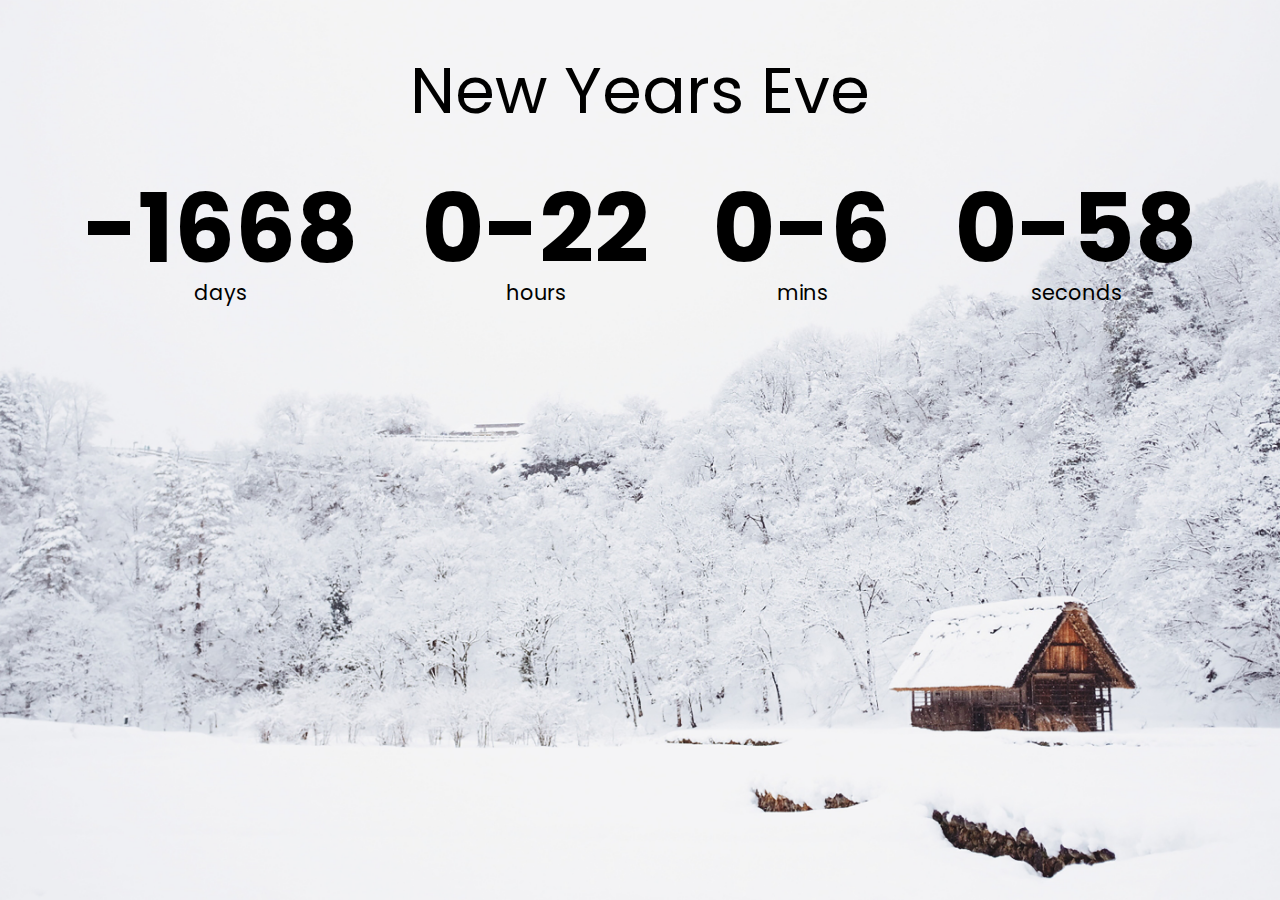
<file: countdown-timer/index.html>
<!DOCTYPE html>
<html lang="en">
  <head>
    <meta charset="UTF-8" />
    <meta http-equiv="X-UA-Compatible" content="IE=edge" />
    <meta name="viewport" content="width=device-width, initial-scale=1.0" />
    <link rel="stylesheet" href="style.css" />
    <script src="script.js" defer></script>
    <title>Countdown Timer</title>
  </head>
  <body>
    <h1>New Years Eve</h1>
    <div class="countdown-container">
      <div class="countdown-el days-c">
        <p class="big-text" id="#days">0</p>
        <span>days</span>
      </div>
      <div class="countdown-el hours-c">
        <p class="big-text" id="#hours">0</p>
        <span>hours</span>
      </div>
      <div class="countdown-el mins-c">
        <p class="big-text" id="#mins">0</p>
        <span>mins</span>
      </div>
      <div class="countdown-el seconds-c">
        <p class="big-text" id="#seconds">0</p>
        <span>seconds</span>
      </div>
    </div>
  </body>
</html>
</file>
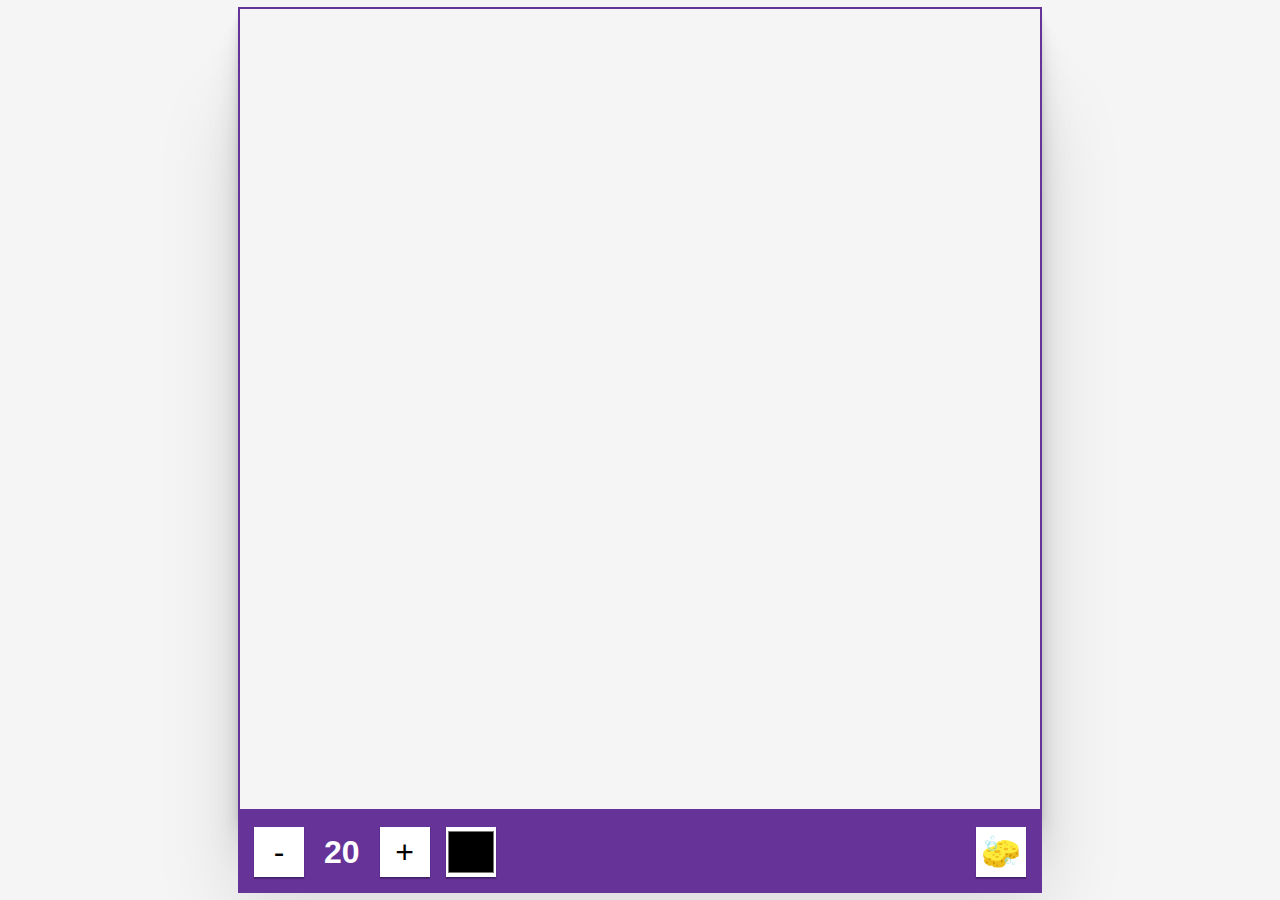
<file: drawing-app/index.html>
<!DOCTYPE html>
<html lang="en">
  <head>
    <meta charset="UTF-8" />
    <meta name="viewport" content="width=device-width, initial-scale=1.0" />
    <title>Abode Photoszrot</title>
    <link rel="stylesheet" href="style.css" />
    <script src="script.js" defer></script>
  </head>
  <body>
    <canvas id="canvas" width="800" height="800"></canvas>
    <div class="toolbox">
      <button id="decrease">-</button>
      <h1 class="size-indicator" id="size-indicator"></h1>
      <button id="increase">+</button>
      <button id="clear">🧽</button>
      <form>
        <input type="color" id="color" />
      </form>
    </div>
  </body>
</html>
</file>
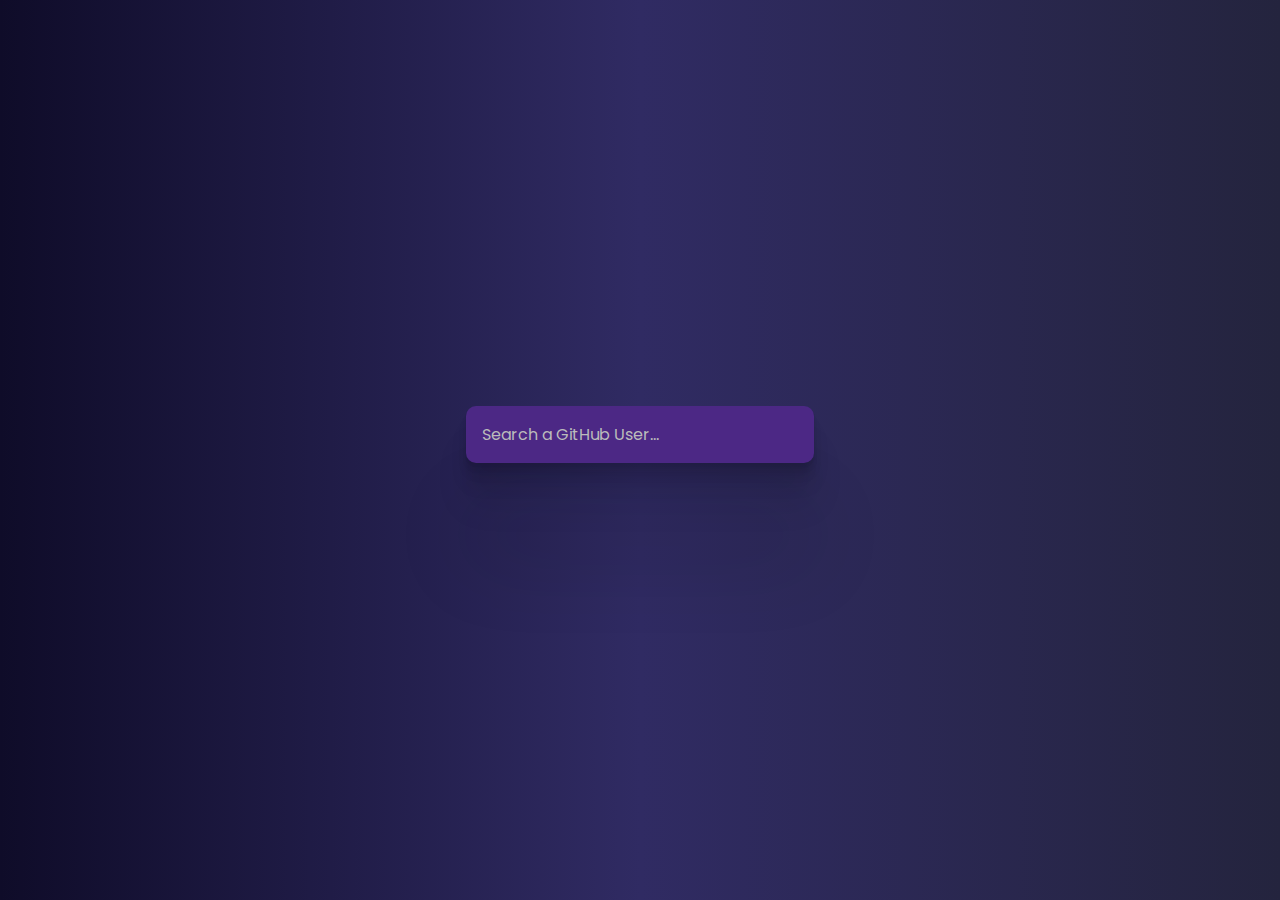
<file: github-profiles/index.html>
<!DOCTYPE html>
<html lang="en">
  <head>
    <meta charset="UTF-8" />
    <meta name="viewport" content="width=device-width, initial-scale=1.0" />
    <title>GitHub Profiles</title>
    <link rel="stylesheet" href="style.css" />
    <script src="script.js" defer></script>
  </head>
  <body>
    <form id="form">
      <input type="text" id="search" placeholder="Search a GitHub User..." />
    </form>
    <main id="main"></main>
  </body>
</html>
</file>
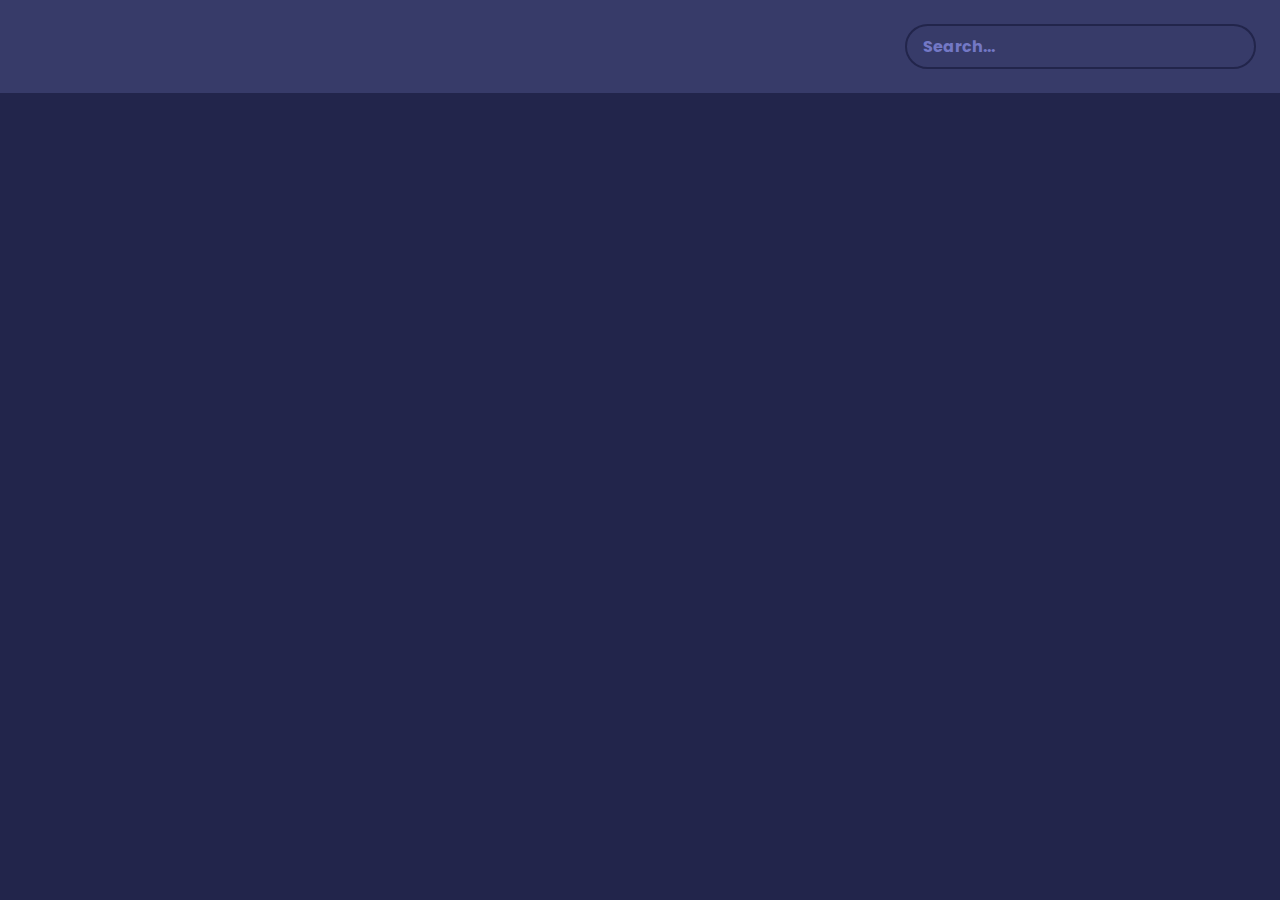
<file: movie-app/index.html>
<!DOCTYPE html>
<html lang="en">
  <head>
    <meta charset="UTF-8" />
    <meta name="viewport" content="width=device-width, initial-scale=1.0" />
    <title>Movie App</title>
    <link rel="stylesheet" href="style.css" />
    <script src="script.js" defer></script>
  </head>
  <body>
    <header>
      <form id="form">
        <input type="text" id="search" placeholder="Search..." class="search" />
      </form>
    </header>
    <main id="main"></main>
  </body>
</html>
</file>
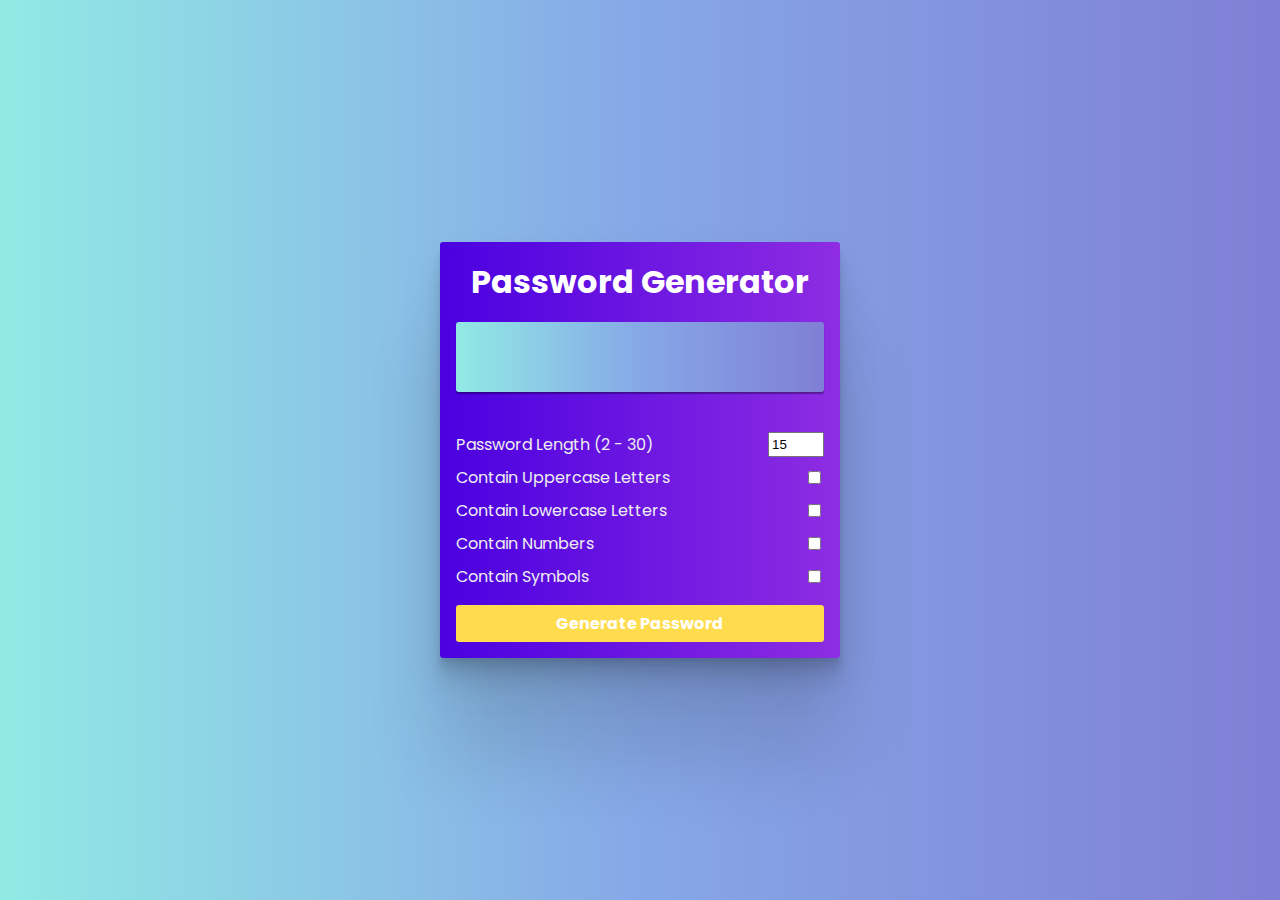
<file: password-generator/index.html>
<!DOCTYPE html>
<html lang="en">
  <head>
    <meta charset="UTF-8" />
    <meta name="viewport" content="width=device-width, initial-scale=1.0" />
    <title>Password Generator</title>
    <link rel="stylesheet" href="style.css" />
    <script src="script.js" defer></script>
  </head>
  <body>
    <div class="pw-container">
      <h1>Password Generator</h1>
      <div class="pw-header">
        <div class="pw">
          <span id="pw"></span>
          <button id="copy">Copy to clipboard</button>
        </div>
      </div>
      <div class="pw-body">
        <div class="form-control">
          <label for="len">Password Length (2 - 30)</label>
          <input id="len" type="number" min="2" max="30" value="15" />
        </div>
        <div class="form-control">
          <label for="upper">Contain Uppercase Letters</label
          ><input id="upper" type="checkbox" />
        </div>
        <div class="form-control">
          <label for="lower">Contain Lowercase Letters</label
          ><input id="lower" type="checkbox" />
        </div>
        <div class="form-control">
          <label for="number">Contain Numbers</label
          ><input id="number" type="checkbox" />
        </div>
        <div class="form-control">
          <label for="symbol">Contain Symbols</label
          ><input id="symbol" type="checkbox" />
        </div>
        <button class="generate" id="generate">Generate Password</button>
      </div>
    </div>
  </body>
</html>
</file>
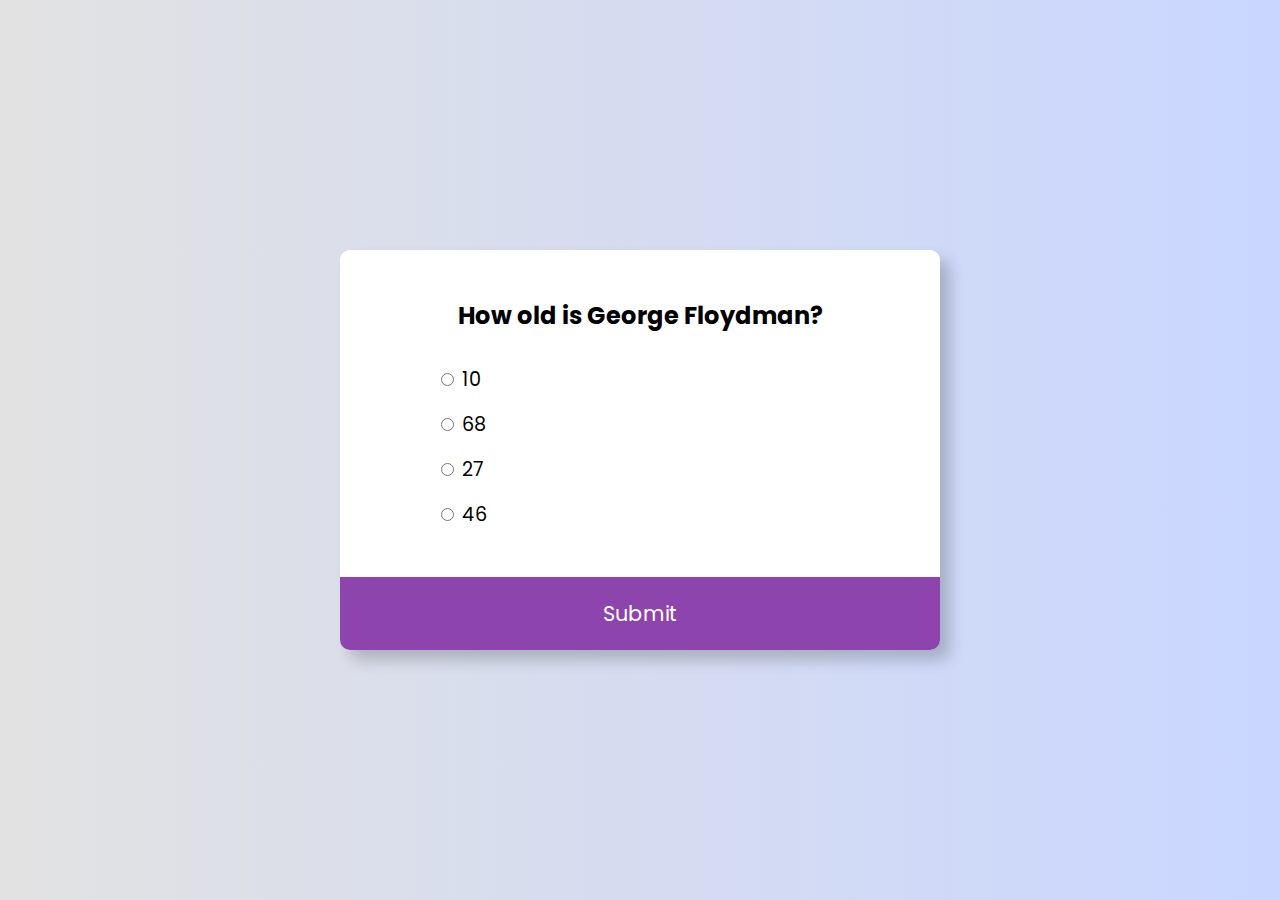
<file: quiz-app/index.html>
<!DOCTYPE html>
<html lang="en">
  <head>
    <meta charset="UTF-8" />
    <meta http-equiv="X-UA-Compatible" content="IE=edge" />
    <meta name="viewport" content="width=device-width, initial-scale=1.0" />
    <link rel="stylesheet" href="style.css" />
    <script src="script.js" defer></script>
    <title>Quizz App</title>
  </head>
  <body>
    <div class="quiz-container" id="quiz">
      <div class="quiz-header">
        <h2 id="question">Question text</h2>
        <ul>
          <li>
            <input type="radio" id="a" name="answer" class="answer" />
            <label for="a" id="a_text"></label>
          </li>
          <li>
            <input type="radio" id="b" name="answer" class="answer" />
            <label for="b" id="b_text"></label>
          </li>
          <li>
            <input type="radio" id="c" name="answer" class="answer" />
            <label for="c" id="c_text"></label>
          </li>
          <li>
            <input type="radio" id="d" name="answer" class="answer" />
            <label for="d" id="d_text"></label>
          </li>
        </ul>
      </div>
      <button id="submit">Submit</button>
    </div>
  </body>
</html>
</file>
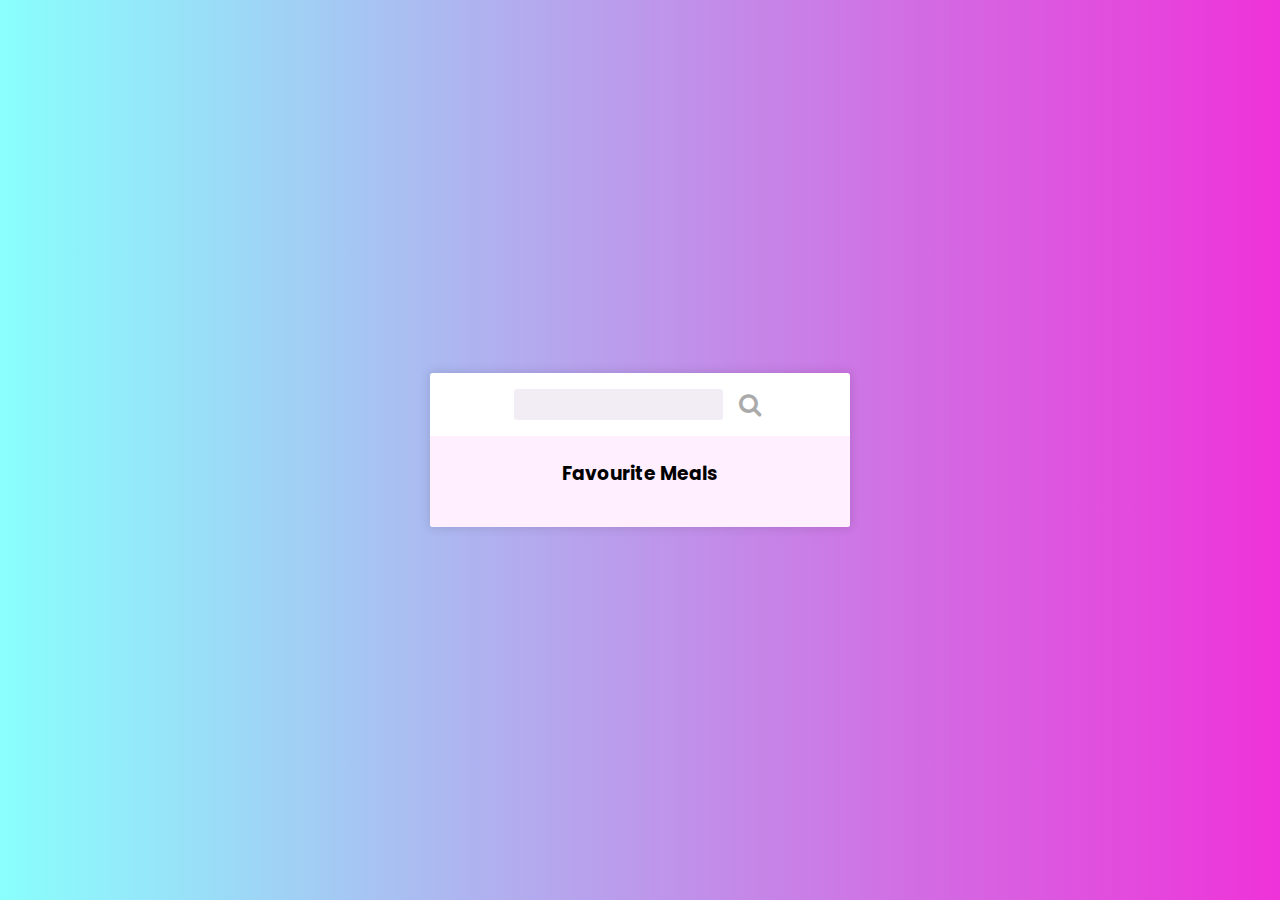
<file: recipe-app/index.html>
<!DOCTYPE html>
<html lang="en">
  <head>
    <meta charset="UTF-8" />
    <meta http-equiv="X-UA-Compatible" content="IE=edge" />
    <meta name="viewport" content="width=device-width, initial-scale=1.0" />
    <link rel="stylesheet" href="style.css" />
    <script src="script.js" defer></script>
    <link
      rel="stylesheet"
      href="https://cdnjs.cloudflare.com/ajax/libs/font-awesome/4.7.0/css/font-awesome.min.css"
    />
    <title>Recipes App</title>
  </head>
  <body>
    <div class="mobile-container">
      <header>
        <input type="text" id="search-term" />
        <button id="search">
          <i class="fa fa-search" aria-hidden="true"></i>
        </button>
      </header>
      <div class="fav-container">
        <h3>Favourite Meals</h3>
        <ul class="fav-meals" id="fav-meals"></ul>
      </div>
      <div class="meals" id="meals"></div>
    </div>
    <div class="popup-container hidden" id="meal-popup">
      <div class="popup">
        <button id="close-popup" class="close-popup">
          <i class="fa fa-times"></i>
        </button>
        <div class="meal-info" id="meal-info"></div>
      </div>
    </div>
  </body>
</html>
</file>
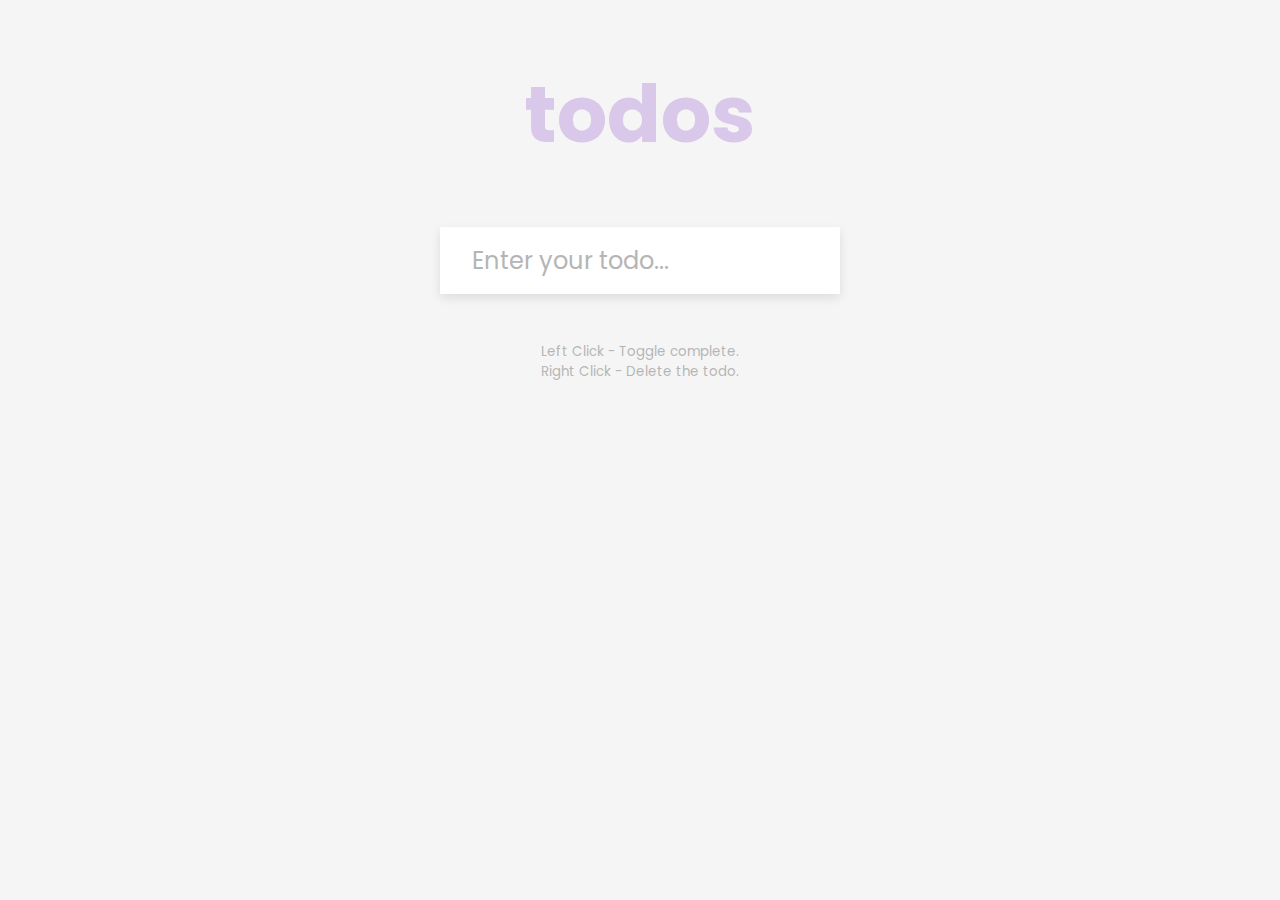
<file: todo-app/index.html>
<!DOCTYPE html>
<html lang="en">
  <head>
    <meta charset="UTF-8" />
    <meta name="viewport" content="width=device-width, initial-scale=1.0" />
    <title>To Do App</title>
    <link rel="stylesheet" href="style.css" />
    <script src="script.js" defer></script>
  </head>
  <body>
    <h1>todos</h1>
    <form id="form">
      <input
        type="text"
        id="input"
        class="input"
        placeholder="Enter your todo..."
        autocomplete="off"
      />
      <ul class="todos" id="todos"></ul>
    </form>
    <small
      >Left Click - Toggle complete. <br />
      Right Click - Delete the todo.</small
    >
  </body>
</html>
</file>
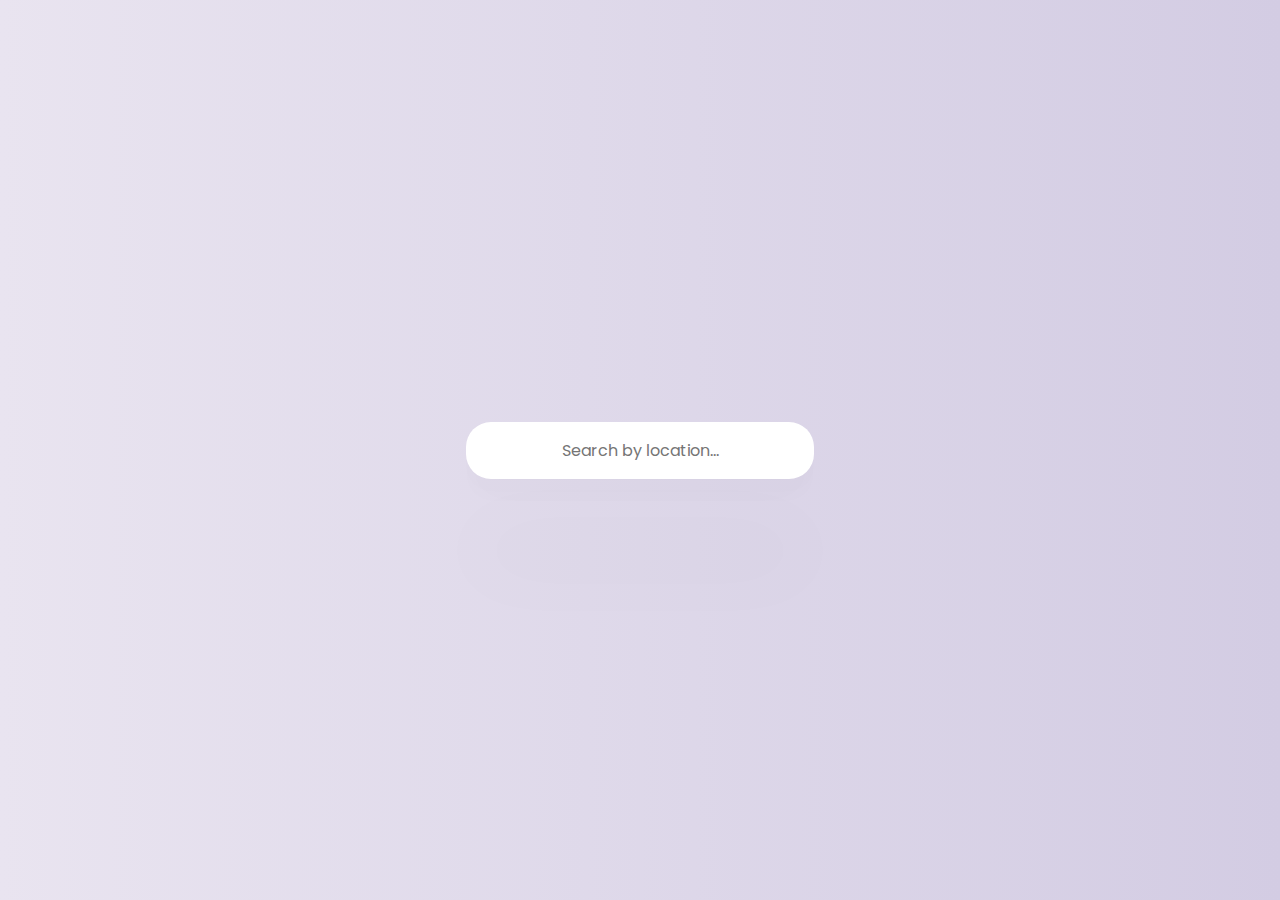
<file: weather-app/index.html>
<!DOCTYPE html>
<html lang="en">
  <head>
    <meta charset="UTF-8" />
    <meta name="viewport" content="width=device-width, initial-scale=1.0" />
    <title>Weather App</title>
    <link rel="stylesheet" href="style.css" />
    <script src="script.js" defer></script>
  </head>
  <body>
    <form id="form">
      <input
        autocomplete="off"
        type="text"
        id="search"
        placeholder="Search by location..."
      />
    </form>
    <main id="main"></main>
  </body>
</html>
</file>
<file: countdown-timer/style.css>
@import url("https://fonts.googleapis.com/css2?family=Poppins:wght@200;400;600&display=swap");

* {
  box-sizing: border-box;
}

body {
  background-image: url("./snow.jpg");
  min-height: 100vh;
  background-size: cover;
  display: flex;
  flex-direction: column;
  align-items: center;
  justify-content: start;
  background-position: center center;
  font-family: "Poppins", sans-serif;
  margin: 0;
}

h1 {
  font-size: 4rem;
  text-align: center;
  font-weight: normal;
}

.big-text {
  font-weight: bold;
  font-size: 6rem;
  line-height: 1;
  text-align: center;
  margin: 0 2rem;
}

.countdown-container {
  display: flex;
  text-align: center;
  flex-wrap: wrap;
  align-items: center;
  justify-content: center;
}

.countdown-el {
  text-align: center;
}

.countdown-el span {
  font-size: 1.3rem;
}
</file>
<file: drawing-app/style.css>
@import url("https://fonts.googleapis.com/css2?family=Poppins:wght@200;400;600&display=swap");

* {
  box-sizing: border-box;
}

body {
  background-color: #f5f5f5;
  display: flex;
  align-items: center;
  justify-content: center;
  font-family: "Poppins", sans-serif;
  margin: 0;
  min-height: 100vh;
  flex-direction: column;
}

canvas {
  border: 2px solid rebeccapurple;
  box-shadow: 0 2.8px 2.2px rgba(0, 0, 0, 0.034),
    0 6.7px 5.3px rgba(0, 0, 0, 0.048), 0 12.5px 10px rgba(0, 0, 0, 0.06),
    0 22.3px 17.9px rgba(0, 0, 0, 0.072), 0 41.8px 33.4px rgba(0, 0, 0, 0.086),
    0 100px 80px rgba(0, 0, 0, 0.12);
}

.toolbox {
  width: 804px;
  background-color: rebeccapurple;
  padding: 1rem;
  position: relative;
}

.toolbox button,
.toolbox form input {
  border: none;
  background-color: #fff;
  border: none;
  padding: 0.25rem;
  font-size: 2rem;
  box-shadow: 0 1.8px 1.2px rgba(0, 0, 0, 0.034),
    0 1.7px 1.3px rgba(0, 0, 0, 0.048), 0 1.5px 0.2px rgba(0, 0, 0, 0.06),
    0 1.3px 1.9px rgba(0, 0, 0, 0.072), 0 1.8px 0.4px rgba(0, 0, 0, 0.086),
    0 1.2px 1.2px rgba(0, 0, 0, 0.12);
  width: 50px;
  height: 50px;
}

#clear {
  position: absolute;
  right: 1rem;
}

.toolbox form {
  display: inline-block;
  margin: 0 1rem;
  position: absolute;
}

.toolbox form input {
  padding: 0;
}

.size-indicator {
  display: inline-block;
  margin: 0;
  margin: 0 1rem;
  font-size: 2rem;
  color: #fff;
  font-family: -apple-system, BlinkMacSystemFont, "Segoe UI", Roboto, Oxygen,
    Ubuntu, Cantarell, "Open Sans", "Helvetica Neue", sans-serif;
}
</file>
<file: github-profiles/style.css>
@import url("https://fonts.googleapis.com/css2?family=Poppins:wght@200;400;600&display=swap");

* {
  box-sizing: border-box;
}

body {
  background: #0f0c29; /* fallback for old browsers */
  background: -webkit-linear-gradient(
    to left,
    #24243e,
    #302b63,
    #0f0c29
  ); /* Chrome 10-25, Safari 5.1-6 */
  background: linear-gradient(
    to left,
    #24243e,
    #302b63,
    #0f0c29
  ); /* W3C, IE 10+/ Edge, Firefox 16+, Chrome 26+, Opera 12+, Safari 7+ */

  display: flex;
  align-items: center;
  justify-content: center;
  flex-direction: column;
  min-height: 100vh;
  font-family: "Poppins", sans-serif;
  margin: 0;
}

input {
  background-color: #4c2885;
  border-radius: 10px;
  padding: 1rem;
  color: #fff;
  box-shadow: 0 2.8px 2.2px rgba(0, 0, 0, 0.034),
    0 6.7px 5.3px rgba(0, 0, 0, 0.048), 0 12.5px 10px rgba(0, 0, 0, 0.06),
    0 22.3px 17.9px rgba(0, 0, 0, 0.072), 0 41.8px 33.4px rgba(0, 0, 0, 0.086),
    0 100px 80px rgba(0, 0, 0, 0.12);
  border: none;
  font-family: inherit;
  font-size: 1rem;
  padding: 1rem;
  margin-bottom: 2rem;
}

input::placeholder {
  color: #bbb;
}
input:focus {
  outline: none;
}

.card {
  background: #ff00cc; /* fallback for old browsers */
  background: -webkit-linear-gradient(
    to right,
    #333399,
    #ff00cc
  ); /* Chrome 10-25, Safari 5.1-6 */
  background: linear-gradient(
    to right,
    #333399,
    #ff00cc
  ); /* W3C, IE 10+/ Edge, Firefox 16+, Chrome 26+, Opera 12+, Safari 7+ */

  display: flex;
  padding: 3rem;
  border-radius: 20px;
  box-shadow: 0 2.8px 2.2px rgba(0, 0, 0, 0.034),
    0 6.7px 5.3px rgba(0, 0, 0, 0.048), 0 12.5px 10px rgba(0, 0, 0, 0.06),
    0 22.3px 17.9px rgba(0, 0, 0, 0.072), 0 41.8px 33.4px rgba(0, 0, 0, 0.086),
    0 100px 80px rgba(0, 0, 0, 0.12);
  max-width: 800px;
}

.avatar {
  height: 150px;
  border-radius: 50%;
  border: 5px solid #24243e;
  width: 150px;
  box-shadow: 0 2.8px 2.2px rgba(0, 0, 0, 0.034),
    0 6.7px 5.3px rgba(0, 0, 0, 0.048), 0 12.5px 10px rgba(0, 0, 0, 0.06),
    0 22.3px 17.9px rgba(0, 0, 0, 0.072), 0 41.8px 33.4px rgba(0, 0, 0, 0.086),
    0 100px 80px rgba(0, 0, 0, 0.12);
}

.user-info {
  margin-left: 2rem;
  color: #fff;
}

.user-info h2 {
  margin-top: 0;
}

.user-info ul {
  display: flex;
  flex-direction: row;
  justify-content: space-between;
  padding: 0;
  max-width: 400px;
  list-style-type: none;
  color: #fff;
}

.user-info ul li {
  display: flex;
  align-items: center;
}

.user-info ul li strong {
  font-size: 1rem;
  margin-left: 0.5rem;
}

.repo {
  background-color: #24243e;
  color: #fff;
  padding: 0.25rem 0.5rem;
  margin-right: 0.5rem;
  margin-bottom: 0.5rem;
  display: inline-block;
  text-decoration: none;
  font-size: 0.75rem;
  border-radius: 4px;
  box-shadow: 0 1.8px 1.2px rgba(0, 0, 0, 0.034),
    0 1.7px 1.3px rgba(0, 0, 0, 0.048), 0 1.5px 0.2px rgba(0, 0, 0, 0.06),
    0 1.3px 1.9px rgba(0, 0, 0, 0.072), 0 1.8px 0.4px rgba(0, 0, 0, 0.086),
    0 1.2px 1.2px rgba(0, 0, 0, 0.12);
}
</file>
<file: movie-app/style.css>
@import url("https://fonts.googleapis.com/css2?family=Poppins:wght@200;400;600&display=swap");

* {
  box-sizing: border-box;
}

body {
  background-color: #22254b;
  font-family: "Poppins", sans-serif;
  margin: 0;
}

header {
  background-color: #373b69;
  padding: 1.5rem;
  display: flex;
  justify-content: flex-end;
}

.search {
  padding: 0.5rem 1rem;
  border-radius: 50px;
  background-color: transparent;
  border: 2px solid #22254b;
  font-family: inherit;
  font-weight: bold;
  font-size: 1rem;
  color: #fff;
}

.search::placeholder {
  color: #7378c5;
}

.search:focus {
  outline: none;
  background-color: #22254b;
}

main {
  display: flex;
  flex-wrap: wrap;
}

.movie {
  border-radius: 3px;
  box-shadow: 0 4px 5px rgba(0, 0, 0, 0.2);
  width: 300px;
  background-color: #373b69;
  margin: 1rem;
  position: relative;
}

.movie img {
  width: 100%;
  border-radius: 3px;
}

.movie-info {
  color: #eee;
  letter-spacing: 0.5px;
  display: flex;
  align-items: center;
  justify-content: space-between;
  padding: 0.5rem 1rem 1rem;
}

.movie-info h3 {
  margin: 0;
}

.movie-info span {
  background-color: #22254b;
  padding: 0.25rem 0.5rem;
  box-shadow: 0px 3px 3px rgba(0, 0, 0, 0.2);
  border-radius: 3px;
  font-weight: bold;
}

.movie-info span.green {
  color: rgb(39, 189, 39);
}

.movie-info span.orange {
  color: orange;
}

.movie-info span.red {
  color: rgb(189, 42, 42);
}

.overview {
  background-color: transparent;
  padding: 2rem;
  position: absolute;
  left: 0;
  bottom: 0;
  right: 0;
  max-height: 100%;
  overflow: auto;
  transform: translateY(101%);
  transition: all 0.3s ease-in;
}

.overview h4 {
  margin-top: 0;
  font-weight: bold;
}

.movie:hover .overview {
  transform: translateY(0);
  background-color: #fff;
}
</file>
<file: password-generator/style.css>
@import url("https://fonts.googleapis.com/css2?family=Poppins:wght@200;400;600&display=swap");

* {
  box-sizing: border-box;
}

body {
  background: #7f7fd5; /* fallback for old browsers */
  background: -webkit-linear-gradient(
    to right,
    #91eae4,
    #86a8e7,
    #7f7fd5
  ); /* Chrome 10-25, Safari 5.1-6 */
  background: linear-gradient(
    to right,
    #91eae4,
    #86a8e7,
    #7f7fd5
  ); /* W3C, IE 10+/ Edge, Firefox 16+, Chrome 26+, Opera 12+, Safari 7+ */

  color: #fff;

  font-family: "Poppins", sans-serif;
  margin: 0;
  display: flex;
  align-items: center;
  justify-content: center;
  min-height: 100vh;
}

.pw-container {
  border-radius: 3px;
  background: #8e2de2; /* fallback for old browsers */
  background: -webkit-linear-gradient(
    to right,
    #4a00e0,
    #8e2de2
  ); /* Chrome 10-25, Safari 5.1-6 */
  background: linear-gradient(
    to right,
    #4a00e0,
    #8e2de2
  ); /* W3C, IE 10+/ Edge, Firefox 16+, Chrome 26+, Opera 12+, Safari 7+ */

  box-shadow: 0 2.8px 2.2px rgba(0, 0, 0, 0.034),
    0 6.7px 5.3px rgba(0, 0, 0, 0.048), 0 12.5px 10px rgba(0, 0, 0, 0.06),
    0 22.3px 17.9px rgba(0, 0, 0, 0.072), 0 21.8px 43.4px rgba(0, 0, 0, 0.086),
    0 100px 80px rgba(0, 0, 0, 0.12);

  min-width: 400px;
}

.pw-header {
  padding: 1rem;
}

.pw-body {
  padding: 1rem;
}

.pw {
  box-shadow: 0 1.8px 1.2px rgba(0, 0, 0, 0.034),
    0 1.7px 1.3px rgba(0, 0, 0, 0.048), 0 1.5px 0.2px rgba(0, 0, 0, 0.06),
    0 1.3px 1.9px rgba(0, 0, 0, 0.072), 0 1.8px 0.4px rgba(0, 0, 0, 0.086),
    0 1.2px 1.2px rgba(0, 0, 0, 0.12);
  background: #7f7fd5; /* fallback for old browsers */
  background: -webkit-linear-gradient(
    to right,
    #91eae4,
    #86a8e7,
    #7f7fd5
  ); /* Chrome 10-25, Safari 5.1-6 */
  background: linear-gradient(
    to right,
    #91eae4,
    #86a8e7,
    #7f7fd5
  ); /* W3C, IE 10+/ Edge, Firefox 16+, Chrome 26+, Opera 12+, Safari 7+ */
  height: 70px;
  width: 100%;
  display: flex;
  align-items: center;
  position: relative;
  justify-content: flex-start;
  font-size: 1.5rem;
  flex-wrap: wrap;
  padding: 1rem;
  border-radius: 3px;
}

.pw button {
  background-color: #ffdc4e;
  padding: 0.35rem 1rem;
  color: #fff;
  font-family: inherit;
  border: none;
  position: absolute;
  bottom: 0;
  font-weight: bold;
  left: 50%;
  transform: translate(-50%, 40%);
  transition: opacity 0.1s ease-in, transform 0.2s ease;
  cursor: pointer;
  border-radius: 3px;
  opacity: 0;
  box-shadow: 0 1.8px 1.2px rgba(0, 0, 0, 0.034),
    0 1.7px 1.3px rgba(0, 0, 0, 0.048), 0 1.5px 0.2px rgba(0, 0, 0, 0.06),
    0 1.3px 1.9px rgba(0, 0, 0, 0.072), 0 1.8px 0.4px rgba(0, 0, 0, 0.086),
    0 1.2px 1.2px rgba(0, 0, 0, 0.12);
}

.pw:hover button {
  opacity: 1;
  transform: translate(-50%, 70%);
}

.pw-container h1 {
  text-align: center;
  margin: 0;
  margin-top: 1rem;
}

.form-control {
  color: #eee;
  display: flex;
  justify-content: space-between;
  margin: 0.5rem 0;
}

.generate {
  display: block;
  padding: 0.35rem;
  background-color: #ffdc4e;
  color: #fff;
  font-family: inherit;
  border: none;
  font-weight: bold;
  font-size: 1rem;
  border-radius: 3px;
  margin-top: 1rem;
  width: 100%;
  cursor: pointer;
}
</file>
<file: quiz-app/style.css>
@import url("https://fonts.googleapis.com/css2?family=Poppins:wght@200;400;600&display=swap");

* {
  box-sizing: border-box;
}

body {
  background: #c9d6ff; /* fallback for old browsers */
  background: -webkit-linear-gradient(
    to right,
    #e2e2e2,
    #c9d6ff
  ); /* Chrome 10-25, Safari 5.1-6 */
  background: linear-gradient(
    to right,
    #e2e2e2,
    #c9d6ff
  ); /* W3C, IE 10+/ Edge, Firefox 16+, Chrome 26+, Opera 12+, Safari 7+ */

  font-family: "Poppins", sans-serif;
  margin: 0;
  min-height: 100vh;
  display: flex;
  align-items: center;
  justify-content: center;
}

.quiz-container {
  background-color: #fff;
  width: 600px;
  max-width: 100%;
  border-radius: 10px;
  box-shadow: 10px 10px 15px rgba(0, 0, 0, 0.2);
  overflow: hidden;
}

.quiz-header {
  padding: 2rem;
}

ul {
  list-style-type: none;
  padding: 0rem 4rem;
}

h2 {
  margin: 0;
  text-align: center;
  padding: 1rem;
}

ul li {
  margin: 1rem 0;
  font-size: 1.2rem;
}

ul li label {
  cursor: pointer;
}

button {
  background-color: #8e44ad;
  display: block;
  width: 100%;
  padding: 1.3rem;
  cursor: pointer;
  color: #fff;
  font-family: inherit;
  border: none;
  font-size: 1.3rem;
}
button:hover {
  background-color: #732d91;
}
</file>
<file: recipe-app/style.css>
@import url("https://fonts.googleapis.com/css2?family=Poppins:wght@200;400;600&display=swap");

* {
  box-sizing: border-box;
}

body {
  background: #ef32d9;
  background: -webkit-linear-gradient(to right, #89fffd, #ef32d9);
  background: linear-gradient(to right, #89fffd, #ef32d9);

  display: flex;
  align-items: center;
  justify-content: center;
  font-family: "Poppins", sans-serif;
  margin: 0;
  min-height: 100vh;
}

.mobile-container {
  background-color: #fff;
  width: 420px;
  box-shadow: 0 0 10px 2px rgba(0, 0, 0, 0.1);
  border-radius: 3px;
  overflow: hidden;
}

img {
  max-width: 100%;
}

header {
  padding: 1rem;
  display: flex;
  justify-content: center;
  align-items: center;
  font-family: inherit;
}

header input {
  border: none;
  background-color: rgb(242, 237, 245);
  border-radius: 3px;
  padding: 0.5rem 1rem;
}

header button {
  background-color: transparent;
  color: #aaa;
  border: none;
  margin-left: 10px;
  font-size: 1.5rem;
}

.fav-container {
  padding: 0.25rem 1rem;
  text-align: center;
  background-color: rgb(255, 239, 255);
}

.fav-meals {
  display: flex;
  align-items: flex-start;
  justify-content: flex-start;
  flex-wrap: wrap;
  padding: 0;
  list-style-type: none;
}

.fav-meals li {
  cursor: pointer;
  width: 85px;
  margin: 5px;
  position: relative;
}

.fav-meals li .clear {
  background-color: transparent;
  position: absolute;
  top: -0.5rem;
  cursor: pointer;
  right: -0.5rem;
  border: none;
  font-size: 1.2rem;
  opacity: 0;
}

.fav-meals li:hover .clear {
  opacity: 1;
}

.fav-meals li img {
  border: 3px solid #fff;
  box-shadow: 0 0 10px 2px rgba(0, 0, 0, 0.1);
  width: 80px;
  height: 80px;
  object-fit: cover;
  border-radius: 50%; /*makes it circular*/
}

.fav-meals li span {
  font-size: 0.8rem;
  white-space: nowrap;
  overflow: hidden;
  text-overflow: ellipsis;
  width: 75px;
  display: inline-block;
}

.fav-meals li:hover span {
  white-space: normal;
  overflow: visible;
}

.meal {
  margin: 1rem;
  border-radius: 3px;
  box-shadow: 0 0 10px 2px rgba(0, 0, 0, 0.1);
  border-radius: 3px;
  cursor: pointer;
}

.meal-header {
  position: relative;
}

.meal-header .random {
  position: absolute;
  top: 1rem;
  background-color: #fff;
  padding: 0.25rem 0.5rem;
  border-top-right-radius: 4px;
  border-bottom-right-radius: 4px;
}

.meal-header img {
  height: 250px;
  width: 100%;
  object-fit: cover;
  border-radius: 3px 3px 0 0;
}

.meal-body {
  display: flex;
  align-items: center;
  justify-content: space-between;
  padding: 1rem;
}

.meal-body h4 {
  margin: 0;
}

.meal-body button {
  background-color: transparent;
  border: none;
  font-size: 1.2rem;
  text-align: center;
  color: rgb(211, 202, 202);
  cursor: pointer;
}

.meal-body .fav-btn.active {
  color: rebeccapurple;
}

.popup-container {
  position: fixed;
  background-color: rgba(0, 0, 0, 0.5);
  left: 0;
  right: 0;
  top: 0;
  bottom: 0;
  display: flex;
  align-items: center;
  justify-content: center;
}

.popup {
  margin: 1rem;
  background-color: #fff;
  max-width: 600px;
  width: 100%;
  padding: 0 2rem;
  overflow: auto;
  max-height: 100vh;
  border-radius: 5px;
  position: relative;
}

.popup h1 {
  text-align: center;
}

.popup .close-popup {
  position: absolute;
  top: 1rem;
  right: 1rem;
  background-color: transparent;
  border: none;
  font-size: 1.5rem;
  cursor: pointer;
}

.popup-container.hidden {
  opacity: 0;
  pointer-events: none;
}
</file>
<file: todo-app/style.css>
@import url("https://fonts.googleapis.com/css2?family=Poppins:wght@200;400;600&display=swap");

* {
  box-sizing: border-box;
}

body {
  background-color: #f5f5f5;
  font-family: "Poppins", sans-serif;
  margin: 0;
  display: flex;
  color: #444;
  align-items: center;
  flex-direction: column;
  margin: 0;
  min-height: 100vh;
}

h1 {
  text-align: center;
  color: rgb(176, 134, 219);
  font-size: 5rem;
  opacity: 0.4;
}

form {
  box-shadow: 0 4px 10px rgba(0, 0, 0, 0.1);
  width: 400px;
  max-width: 100%;
}

.input {
  border: none;
  color: #444;
  width: 100%;
  display: block;
  padding: 1rem 2rem;
  font-size: 1.5rem;
  font-family: inherit;
}

.input:focus {
  outline: none;
}

.input::placeholder {
  color: #b5b5b5;
}

.todos {
  background-color: #fff;
  padding: 0;
  margin: 0;
  list-style-type: none;
}

.todos li {
  border-top: 1px solid rgba(162, 121, 202, 0.74);
  padding: 1rem 2rem;
  font-size: 1.2rem;
}

.todos li.completed {
  text-decoration: line-through 2px #999999;
  color: #b5b5b5;
}

small {
  margin-top: 3rem;
  color: #b5b5b5;
  text-align: center;
}
</file>
<file: weather-app/style.css>
@import url("https://fonts.googleapis.com/css2?family=Poppins:wght@200;400;600&display=swap");

* {
  box-sizing: border-box;
}

body {
  background: #d3cce3; /* fallback for old browsers */
  background: -webkit-linear-gradient(
    to right,
    #e9e4f0,
    #d3cce3
  ); /* Chrome 10-25, Safari 5.1-6 */
  background: linear-gradient(
    to right,
    #e9e4f0,
    #d3cce3
  ); /* W3C, IE 10+/ Edge, Firefox 16+, Chrome 26+, Opera 12+, Safari 7+ */

  font-family: "Poppins", sans-serif;
  margin: 0;
  display: flex;
  flex-direction: column;
  align-items: center;
  justify-content: center;
  margin: 0;
  min-height: 100vh;
}

input {
  padding: 1rem;
  border-radius: 25px;
  border: none;
  background-color: #fff;
  /* min-width: 300px; */
  font-family: inherit;
  font-size: 1rem;
  box-shadow: 0 2.8px 2.2px rgba(0, 0, 0, 0.0034),
    0 6.7px 5.3px rgba(0, 0, 0, 0.0048), 0 12.5px 10px rgba(0, 0, 0, 0.006),
    0 22.3px 17.9px rgba(0, 0, 0, 0.0072),
    0 21.8px 43.4px rgba(0, 0, 0, 0.00806), 0 100px 80px rgba(0, 0, 0, 0.02);
  min-width: 300px;
  text-align: center;
}

input:focus {
  outline: none;
}

.weather {
  text-align: center;
}

.weather h2 {
  font-size: 3rem;
  margin-bottom: 0;
  display: flex;
  align-items: center;
  justify-content: center;
}

.weather small {
  font-size: 1rem;
}
</file>
